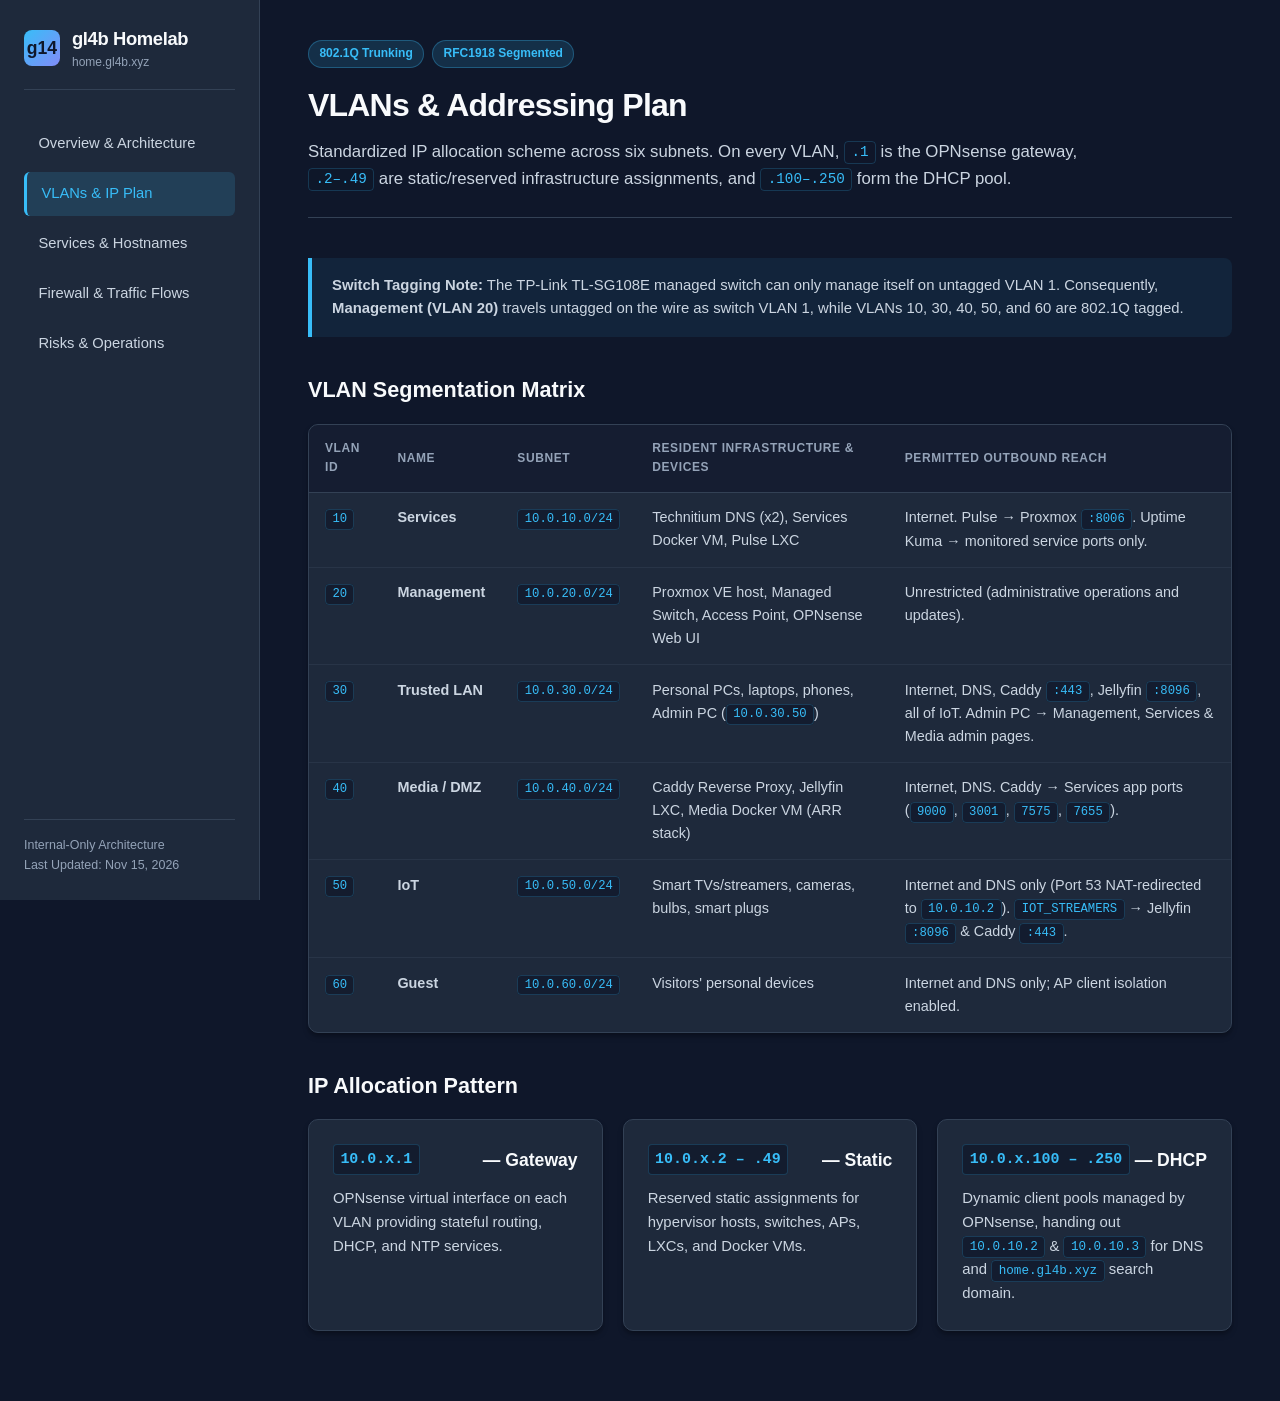
<file: network.html>
<!DOCTYPE html>
<html lang="en">
<head>
  <meta charset="UTF-8">
  <meta name="viewport" content="width=device-width, initial-scale=1.0">
  <title>VLANs & IP Plan | gl4b Homelab Docs</title>
  <link rel="stylesheet" href="assets/css/styles.css">

</head>
<body>
  <aside class="sidebar">
    <div class="brand">
      <div class="brand-icon">g14</div>
      <div class="brand-text">
        <h1>gl4b Homelab</h1>
        <span>home.gl4b.xyz</span>
      </div>
    </div>
    <ul class="nav-links">
      <li><a href="index.html" class="">Overview & Architecture</a></li>
      <li><a href="network.html" class="active">VLANs & IP Plan</a></li>
      <li><a href="services.html" class="">Services & Hostnames</a></li>
      <li><a href="firewall.html" class="">Firewall & Traffic Flows</a></li>
      <li><a href="operations.html" class="">Risks & Operations</a></li>
    </ul>
    <div class="sidebar-footer">
      <div>Internal-Only Architecture</div>
      <div>Last Updated: Nov 15, 2026</div>
    </div>
  </aside>
  <main class="main-content">
    <header class="page-header">
      <div class="badge-row">
        <span class="badge">802.1Q Trunking</span>
        <span class="badge">RFC1918 Segmented</span>
      </div>
      <h2>VLANs & Addressing Plan</h2>
      <p>Standardized IP allocation scheme across six subnets. On every VLAN, <code>.1</code> is the OPNsense gateway, <code>.2–.49</code> are static/reserved infrastructure assignments, and <code>.100–.250</code> form the DHCP pool.</p>
    </header>

    <div class="callout">
      <strong>Switch Tagging Note:</strong> The TP-Link TL-SG108E managed switch can only manage itself on untagged VLAN 1. Consequently, <strong>Management (VLAN 20)</strong> travels untagged on the wire as switch VLAN 1, while VLANs 10, 30, 40, 50, and 60 are 802.1Q tagged.
    </div>

    <h3 class="section-title">VLAN Segmentation Matrix</h3>
    <div class="table-container">
      <table>
        <thead>
          <tr>
            <th>VLAN ID</th>
            <th>Name</th>
            <th>Subnet</th>
            <th>Resident Infrastructure & Devices</th>
            <th>Permitted Outbound Reach</th>
          </tr>
        </thead>
        <tbody>
          <tr>
            <td><code>10</code></td>
            <td><strong>Services</strong></td>
            <td><code>10.0.10.0/24</code></td>
            <td>Technitium DNS (x2), Services Docker VM, Pulse LXC</td>
            <td>Internet. Pulse &rarr; Proxmox <code>:8006</code>. Uptime Kuma &rarr; monitored service ports only.</td>
          </tr>
          <tr>
            <td><code>20</code></td>
            <td><strong>Management</strong></td>
            <td><code>10.0.20.0/24</code></td>
            <td>Proxmox VE host, Managed Switch, Access Point, OPNsense Web UI</td>
            <td>Unrestricted (administrative operations and updates).</td>
          </tr>
          <tr>
            <td><code>30</code></td>
            <td><strong>Trusted LAN</strong></td>
            <td><code>10.0.30.0/24</code></td>
            <td>Personal PCs, laptops, phones, Admin PC (<code>10.0.30.50</code>)</td>
            <td>Internet, DNS, Caddy <code>:443</code>, Jellyfin <code>:8096</code>, all of IoT. Admin PC &rarr; Management, Services &amp; Media admin pages.</td>
          </tr>
          <tr>
            <td><code>40</code></td>
            <td><strong>Media / DMZ</strong></td>
            <td><code>10.0.40.0/24</code></td>
            <td>Caddy Reverse Proxy, Jellyfin LXC, Media Docker VM (ARR stack)</td>
            <td>Internet, DNS. Caddy &rarr; Services app ports (<code>9000</code>, <code>3001</code>, <code>7575</code>, <code>7655</code>).</td>
          </tr>
          <tr>
            <td><code>50</code></td>
            <td><strong>IoT</strong></td>
            <td><code>10.0.50.0/24</code></td>
            <td>Smart TVs/streamers, cameras, bulbs, smart plugs</td>
            <td>Internet and DNS only (Port 53 NAT-redirected to <code>10.0.10.2</code>). <code>IOT_STREAMERS</code> &rarr; Jellyfin <code>:8096</code> &amp; Caddy <code>:443</code>.</td>
          </tr>
          <tr>
            <td><code>60</code></td>
            <td><strong>Guest</strong></td>
            <td><code>10.0.60.0/24</code></td>
            <td>Visitors' personal devices</td>
            <td>Internet and DNS only; AP client isolation enabled.</td>
          </tr>
        </tbody>
      </table>
    </div>

    <h3 class="section-title">IP Allocation Pattern</h3>
    <div class="grid-3">
      <div class="card">
        <h3><code>10.0.x.1</code> — Gateway</h3>
        <p>OPNsense virtual interface on each VLAN providing stateful routing, DHCP, and NTP services.</p>
      </div>
      <div class="card">
        <h3><code>10.0.x.2 – .49</code> — Static</h3>
        <p>Reserved static assignments for hypervisor hosts, switches, APs, LXCs, and Docker VMs.</p>
      </div>
      <div class="card">
        <h3><code>10.0.x.100 – .250</code> — DHCP</h3>
        <p>Dynamic client pools managed by OPNsense, handing out <code>10.0.10.2</code> &amp; <code>10.0.10.3</code> for DNS and <code>home.gl4b.xyz</code> search domain.</p>
      </div>
    </div>

  </main>
  <script src="assets/js/script.js"></script>
</body>
</html>
</file>
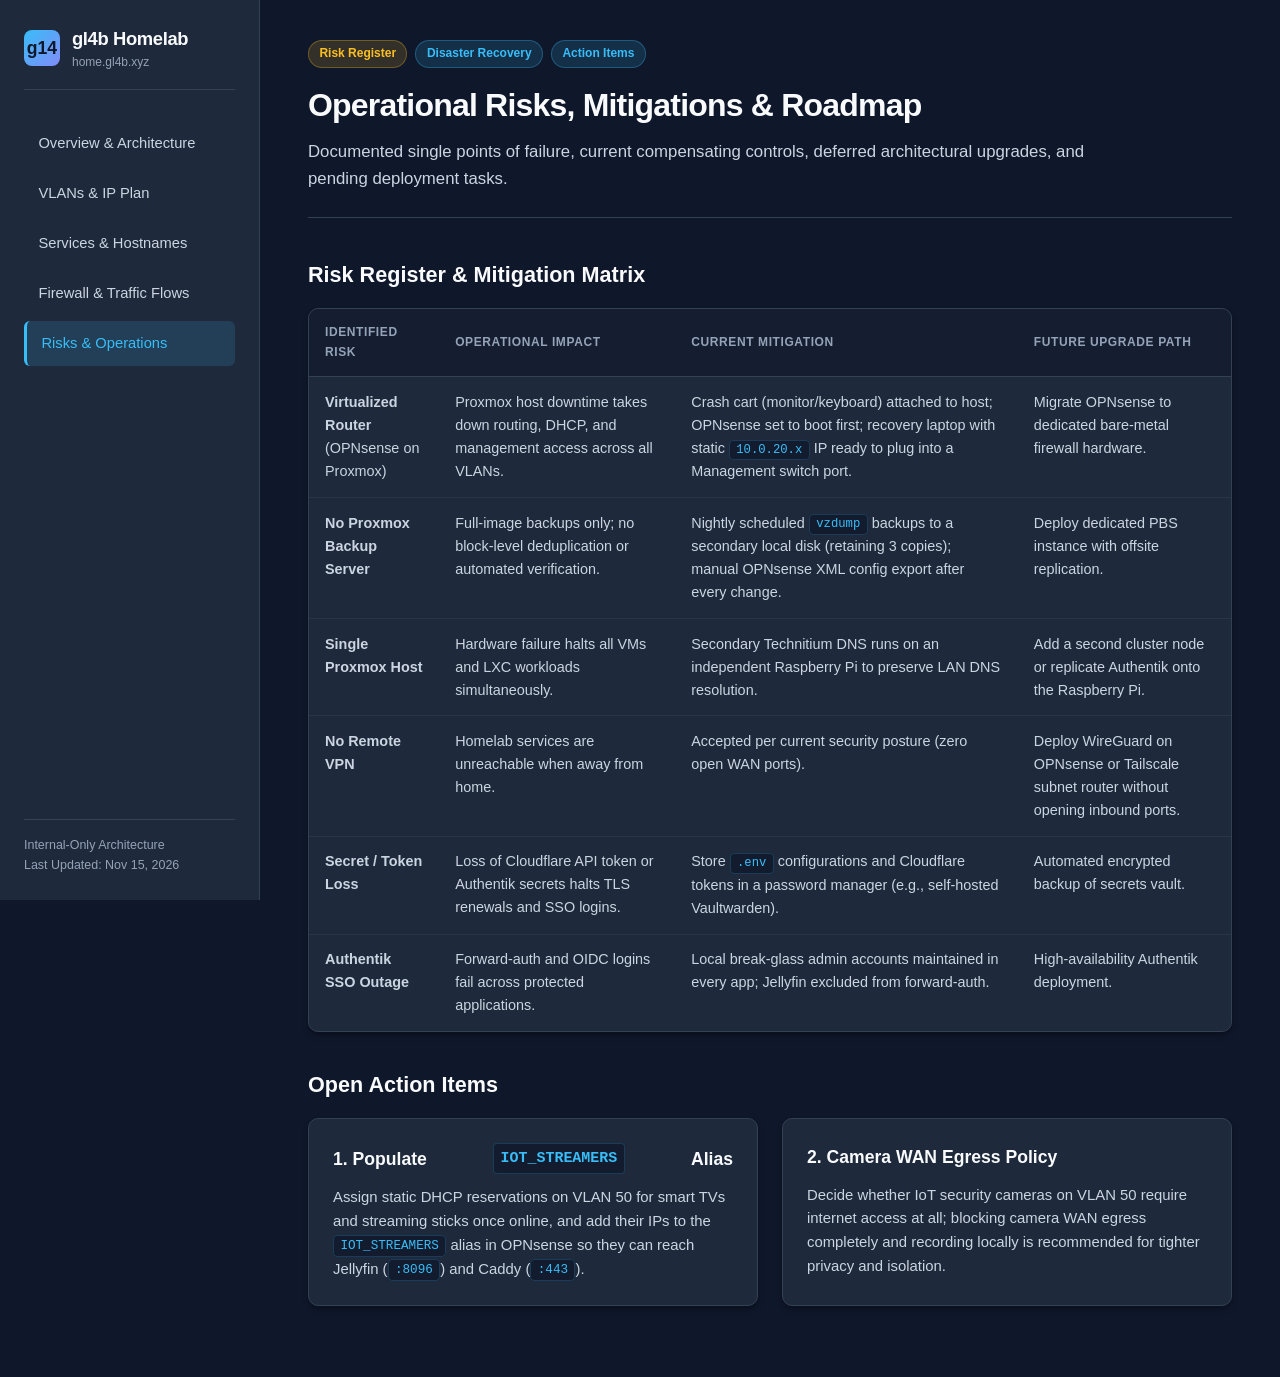
<file: operations.html>
<!DOCTYPE html>
<html lang="en">
<head>
  <meta charset="UTF-8">
  <meta name="viewport" content="width=device-width, initial-scale=1.0">
  <title>Risks & Operations | gl4b Homelab Docs</title>
  <link rel="stylesheet" href="assets/css/styles.css">

</head>
<body>
  <aside class="sidebar">
    <div class="brand">
      <div class="brand-icon">g14</div>
      <div class="brand-text">
        <h1>gl4b Homelab</h1>
        <span>home.gl4b.xyz</span>
      </div>
    </div>
    <ul class="nav-links">
      <li><a href="index.html" class="">Overview & Architecture</a></li>
      <li><a href="network.html" class="">VLANs & IP Plan</a></li>
      <li><a href="services.html" class="">Services & Hostnames</a></li>
      <li><a href="firewall.html" class="">Firewall & Traffic Flows</a></li>
      <li><a href="operations.html" class="active">Risks & Operations</a></li>
    </ul>
    <div class="sidebar-footer">
      <div>Internal-Only Architecture</div>
      <div>Last Updated: Nov 15, 2026</div>
    </div>
  </aside>
  <main class="main-content">
    <header class="page-header">
      <div class="badge-row">
        <span class="badge amber">Risk Register</span>
        <span class="badge">Disaster Recovery</span>
        <span class="badge">Action Items</span>
      </div>
      <h2>Operational Risks, Mitigations & Roadmap</h2>
      <p>Documented single points of failure, current compensating controls, deferred architectural upgrades, and pending deployment tasks.</p>
    </header>

    <h3 class="section-title">Risk Register & Mitigation Matrix</h3>
    <div class="table-container">
      <table>
        <thead>
          <tr>
            <th>Identified Risk</th>
            <th>Operational Impact</th>
            <th>Current Mitigation</th>
            <th>Future Upgrade Path</th>
          </tr>
        </thead>
        <tbody>
          <tr>
            <td><strong>Virtualized Router</strong><br>(OPNsense on Proxmox)</td>
            <td>Proxmox host downtime takes down routing, DHCP, and management access across all VLANs.</td>
            <td>Crash cart (monitor/keyboard) attached to host; OPNsense set to boot first; recovery laptop with static <code>10.0.20.x</code> IP ready to plug into a Management switch port.</td>
            <td>Migrate OPNsense to dedicated bare-metal firewall hardware.</td>
          </tr>
          <tr>
            <td><strong>No Proxmox Backup Server</strong></td>
            <td>Full-image backups only; no block-level deduplication or automated verification.</td>
            <td>Nightly scheduled <code>vzdump</code> backups to a secondary local disk (retaining 3 copies); manual OPNsense XML config export after every change.</td>
            <td>Deploy dedicated PBS instance with offsite replication.</td>
          </tr>
          <tr>
            <td><strong>Single Proxmox Host</strong></td>
            <td>Hardware failure halts all VMs and LXC workloads simultaneously.</td>
            <td>Secondary Technitium DNS runs on an independent Raspberry Pi to preserve LAN DNS resolution.</td>
            <td>Add a second cluster node or replicate Authentik onto the Raspberry Pi.</td>
          </tr>
          <tr>
            <td><strong>No Remote VPN</strong></td>
            <td>Homelab services are unreachable when away from home.</td>
            <td>Accepted per current security posture (zero open WAN ports).</td>
            <td>Deploy WireGuard on OPNsense or Tailscale subnet router without opening inbound ports.</td>
          </tr>
          <tr>
            <td><strong>Secret / Token Loss</strong></td>
            <td>Loss of Cloudflare API token or Authentik secrets halts TLS renewals and SSO logins.</td>
            <td>Store <code>.env</code> configurations and Cloudflare tokens in a password manager (e.g., self-hosted Vaultwarden).</td>
            <td>Automated encrypted backup of secrets vault.</td>
          </tr>
          <tr>
            <td><strong>Authentik SSO Outage</strong></td>
            <td>Forward-auth and OIDC logins fail across protected applications.</td>
            <td>Local break-glass admin accounts maintained in every app; Jellyfin excluded from forward-auth.</td>
            <td>High-availability Authentik deployment.</td>
          </tr>
        </tbody>
      </table>
    </div>

    <h3 class="section-title">Open Action Items</h3>
    <div class="grid-2">
      <div class="card">
        <h3>1. Populate <code>IOT_STREAMERS</code> Alias</h3>
        <p>Assign static DHCP reservations on VLAN 50 for smart TVs and streaming sticks once online, and add their IPs to the <code>IOT_STREAMERS</code> alias in OPNsense so they can reach Jellyfin (<code>:8096</code>) and Caddy (<code>:443</code>).</p>
      </div>
      <div class="card">
        <h3>2. Camera WAN Egress Policy</h3>
        <p>Decide whether IoT security cameras on VLAN 50 require internet access at all; blocking camera WAN egress completely and recording locally is recommended for tighter privacy and isolation.</p>
      </div>
    </div>

  </main>
  <script src="assets/js/script.js"></script>
</body>
</html>
</file>
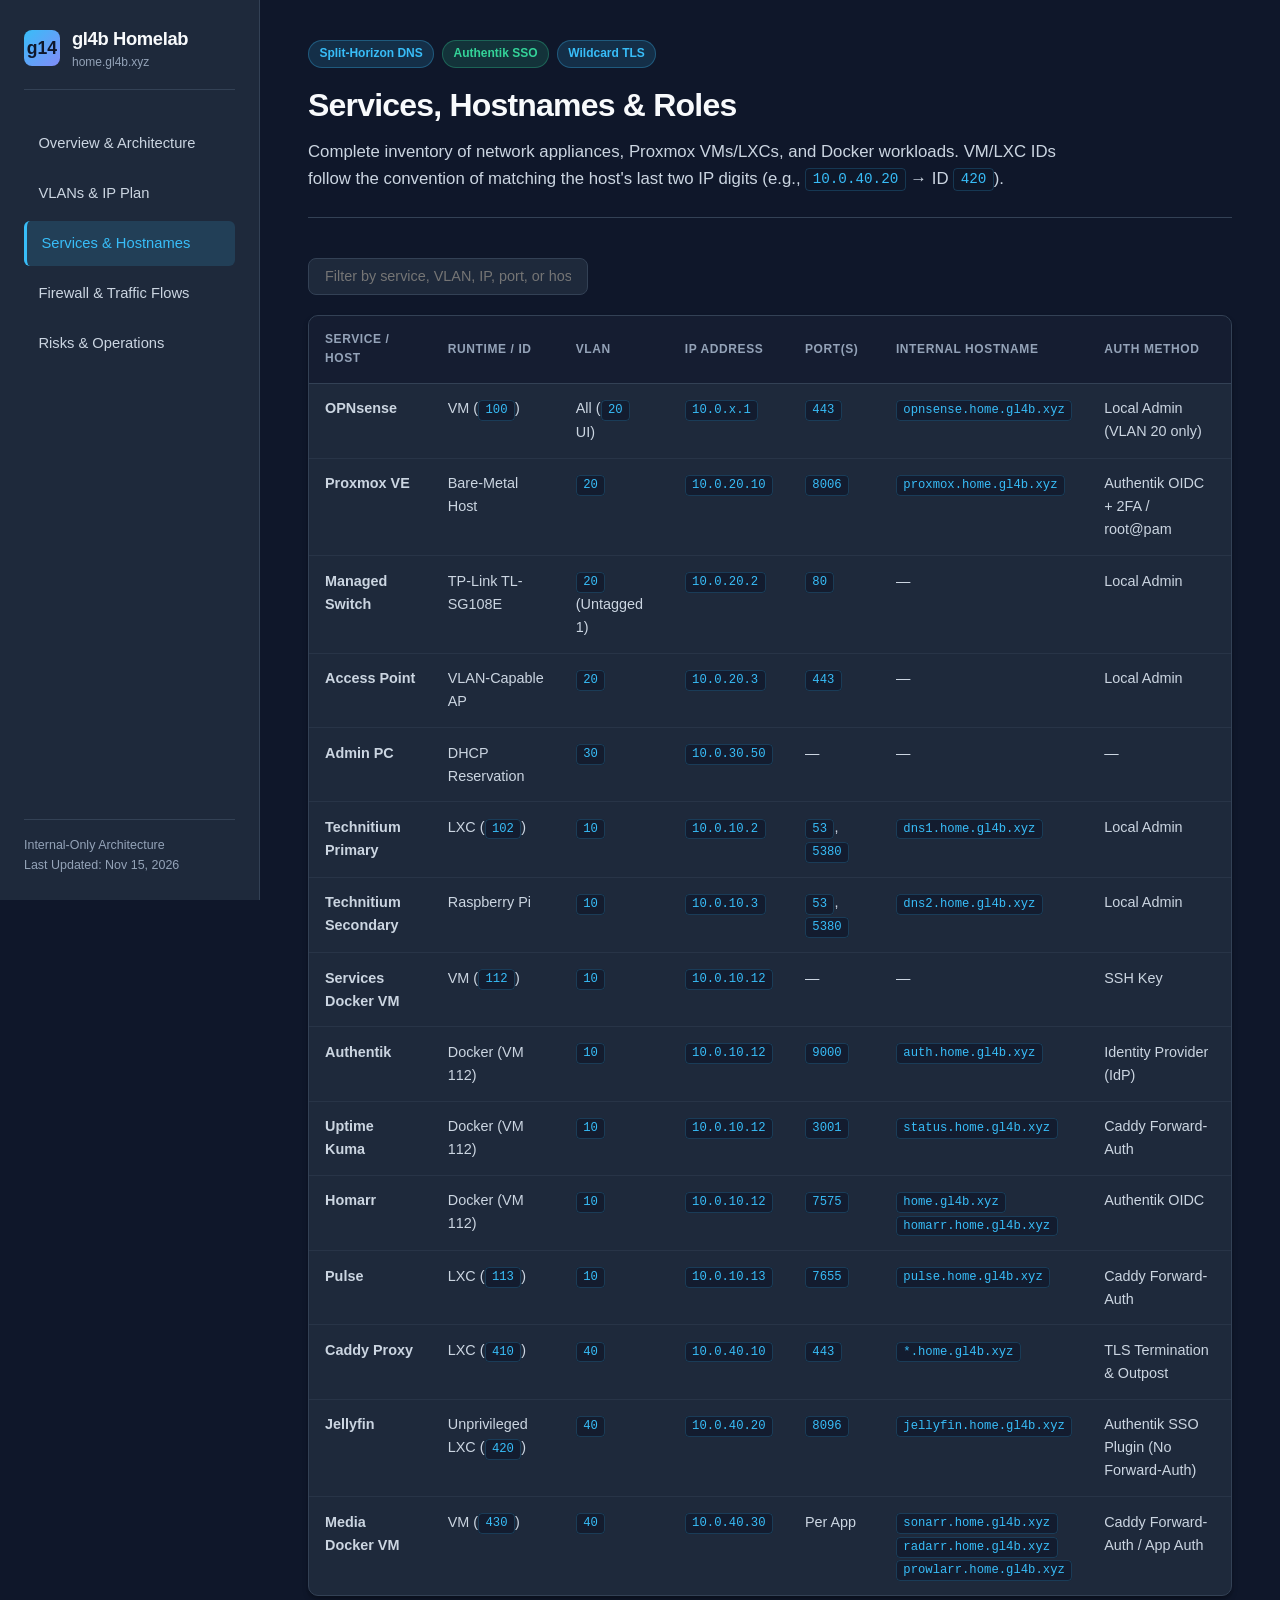
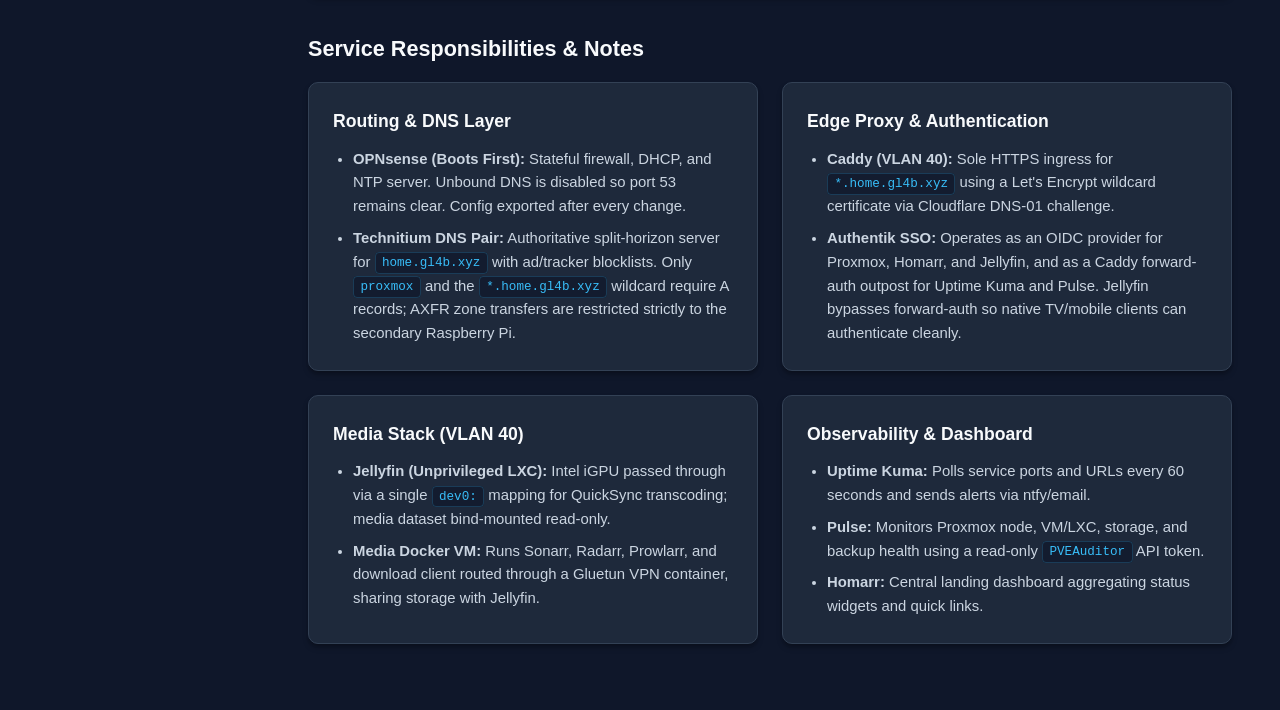
<file: services.html>
<!DOCTYPE html>
<html lang="en">
<head>
  <meta charset="UTF-8">
  <meta name="viewport" content="width=device-width, initial-scale=1.0">
  <title>Services & Hostnames | gl4b Homelab Docs</title>
  <link rel="stylesheet" href="assets/css/styles.css">

</head>
<body>
  <aside class="sidebar">
    <div class="brand">
      <div class="brand-icon">g14</div>
      <div class="brand-text">
        <h1>gl4b Homelab</h1>
        <span>home.gl4b.xyz</span>
      </div>
    </div>
    <ul class="nav-links">
      <li><a href="index.html" class="">Overview & Architecture</a></li>
      <li><a href="network.html" class="">VLANs & IP Plan</a></li>
      <li><a href="services.html" class="active">Services & Hostnames</a></li>
      <li><a href="firewall.html" class="">Firewall & Traffic Flows</a></li>
      <li><a href="operations.html" class="">Risks & Operations</a></li>
    </ul>
    <div class="sidebar-footer">
      <div>Internal-Only Architecture</div>
      <div>Last Updated: Nov 15, 2026</div>
    </div>
  </aside>
  <main class="main-content">
    <header class="page-header">
      <div class="badge-row">
        <span class="badge">Split-Horizon DNS</span>
        <span class="badge emerald">Authentik SSO</span>
        <span class="badge">Wildcard TLS</span>
      </div>
      <h2>Services, Hostnames & Roles</h2>
      <p>Complete inventory of network appliances, Proxmox VMs/LXCs, and Docker workloads. VM/LXC IDs follow the convention of matching the host's last two IP digits (e.g., <code>10.0.40.20</code> &rarr; ID <code>420</code>).</p>
    </header>

    <div class="filter-bar">
      <input type="text" class="search-input" data-table-filter="services-table" placeholder="Filter by service, VLAN, IP, port, or hostname...">
    </div>

    <div class="table-container">
      <table id="services-table">
        <thead>
          <tr>
            <th>Service / Host</th>
            <th>Runtime / ID</th>
            <th>VLAN</th>
            <th>IP Address</th>
            <th>Port(s)</th>
            <th>Internal Hostname</th>
            <th>Auth Method</th>
          </tr>
        </thead>
        <tbody>
          <tr>
            <td><strong>OPNsense</strong></td>
            <td>VM (<code>100</code>)</td>
            <td>All (<code>20</code> UI)</td>
            <td><code>10.0.x.1</code></td>
            <td><code>443</code></td>
            <td><code>opnsense.home.gl4b.xyz</code></td>
            <td>Local Admin (VLAN 20 only)</td>
          </tr>
          <tr>
            <td><strong>Proxmox VE</strong></td>
            <td>Bare-Metal Host</td>
            <td><code>20</code></td>
            <td><code>10.0.20.10</code></td>
            <td><code>8006</code></td>
            <td><code>proxmox.home.gl4b.xyz</code></td>
            <td>Authentik OIDC + 2FA / root@pam</td>
          </tr>
          <tr>
            <td><strong>Managed Switch</strong></td>
            <td>TP-Link TL-SG108E</td>
            <td><code>20</code> (Untagged 1)</td>
            <td><code>10.0.20.2</code></td>
            <td><code>80</code></td>
            <td>—</td>
            <td>Local Admin</td>
          </tr>
          <tr>
            <td><strong>Access Point</strong></td>
            <td>VLAN-Capable AP</td>
            <td><code>20</code></td>
            <td><code>10.0.20.3</code></td>
            <td><code>443</code></td>
            <td>—</td>
            <td>Local Admin</td>
          </tr>
          <tr>
            <td><strong>Admin PC</strong></td>
            <td>DHCP Reservation</td>
            <td><code>30</code></td>
            <td><code>10.0.30.50</code></td>
            <td>—</td>
            <td>—</td>
            <td>—</td>
          </tr>
          <tr>
            <td><strong>Technitium Primary</strong></td>
            <td>LXC (<code>102</code>)</td>
            <td><code>10</code></td>
            <td><code>10.0.10.2</code></td>
            <td><code>53</code>, <code>5380</code></td>
            <td><code>dns1.home.gl4b.xyz</code></td>
            <td>Local Admin</td>
          </tr>
          <tr>
            <td><strong>Technitium Secondary</strong></td>
            <td>Raspberry Pi</td>
            <td><code>10</code></td>
            <td><code>10.0.10.3</code></td>
            <td><code>53</code>, <code>5380</code></td>
            <td><code>dns2.home.gl4b.xyz</code></td>
            <td>Local Admin</td>
          </tr>
          <tr>
            <td><strong>Services Docker VM</strong></td>
            <td>VM (<code>112</code>)</td>
            <td><code>10</code></td>
            <td><code>10.0.10.12</code></td>
            <td>—</td>
            <td>—</td>
            <td>SSH Key</td>
          </tr>
          <tr>
            <td><strong>Authentik</strong></td>
            <td>Docker (VM 112)</td>
            <td><code>10</code></td>
            <td><code>10.0.10.12</code></td>
            <td><code>9000</code></td>
            <td><code>auth.home.gl4b.xyz</code></td>
            <td>Identity Provider (IdP)</td>
          </tr>
          <tr>
            <td><strong>Uptime Kuma</strong></td>
            <td>Docker (VM 112)</td>
            <td><code>10</code></td>
            <td><code>10.0.10.12</code></td>
            <td><code>3001</code></td>
            <td><code>status.home.gl4b.xyz</code></td>
            <td>Caddy Forward-Auth</td>
          </tr>
          <tr>
            <td><strong>Homarr</strong></td>
            <td>Docker (VM 112)</td>
            <td><code>10</code></td>
            <td><code>10.0.10.12</code></td>
            <td><code>7575</code></td>
            <td><code>home.gl4b.xyz</code><br><code>homarr.home.gl4b.xyz</code></td>
            <td>Authentik OIDC</td>
          </tr>
          <tr>
            <td><strong>Pulse</strong></td>
            <td>LXC (<code>113</code>)</td>
            <td><code>10</code></td>
            <td><code>10.0.10.13</code></td>
            <td><code>7655</code></td>
            <td><code>pulse.home.gl4b.xyz</code></td>
            <td>Caddy Forward-Auth</td>
          </tr>
          <tr>
            <td><strong>Caddy Proxy</strong></td>
            <td>LXC (<code>410</code>)</td>
            <td><code>40</code></td>
            <td><code>10.0.40.10</code></td>
            <td><code>443</code></td>
            <td><code>*.home.gl4b.xyz</code></td>
            <td>TLS Termination &amp; Outpost</td>
          </tr>
          <tr>
            <td><strong>Jellyfin</strong></td>
            <td>Unprivileged LXC (<code>420</code>)</td>
            <td><code>40</code></td>
            <td><code>10.0.40.20</code></td>
            <td><code>8096</code></td>
            <td><code>jellyfin.home.gl4b.xyz</code></td>
            <td>Authentik SSO Plugin (No Forward-Auth)</td>
          </tr>
          <tr>
            <td><strong>Media Docker VM</strong></td>
            <td>VM (<code>430</code>)</td>
            <td><code>40</code></td>
            <td><code>10.0.40.30</code></td>
            <td>Per App</td>
            <td><code>sonarr.home.gl4b.xyz</code><br><code>radarr.home.gl4b.xyz</code><br><code>prowlarr.home.gl4b.xyz</code></td>
            <td>Caddy Forward-Auth / App Auth</td>
          </tr>
        </tbody>
      </table>
    </div>

    <h3 class="section-title">Service Responsibilities & Notes</h3>
    <div class="grid-2">
      <div class="card">
        <h3>Routing & DNS Layer</h3>
        <ul>
          <li><strong>OPNsense (Boots First):</strong> Stateful firewall, DHCP, and NTP server. Unbound DNS is disabled so port 53 remains clear. Config exported after every change.</li>
          <li><strong>Technitium DNS Pair:</strong> Authoritative split-horizon server for <code>home.gl4b.xyz</code> with ad/tracker blocklists. Only <code>proxmox</code> and the <code>*.home.gl4b.xyz</code> wildcard require A records; AXFR zone transfers are restricted strictly to the secondary Raspberry Pi.</li>
        </ul>
      </div>
      <div class="card">
        <h3>Edge Proxy & Authentication</h3>
        <ul>
          <li><strong>Caddy (VLAN 40):</strong> Sole HTTPS ingress for <code>*.home.gl4b.xyz</code> using a Let's Encrypt wildcard certificate via Cloudflare DNS-01 challenge.</li>
          <li><strong>Authentik SSO:</strong> Operates as an OIDC provider for Proxmox, Homarr, and Jellyfin, and as a Caddy forward-auth outpost for Uptime Kuma and Pulse. Jellyfin bypasses forward-auth so native TV/mobile clients can authenticate cleanly.</li>
        </ul>
      </div>
      <div class="card">
        <h3>Media Stack (VLAN 40)</h3>
        <ul>
          <li><strong>Jellyfin (Unprivileged LXC):</strong> Intel iGPU passed through via a single <code>dev0:</code> mapping for QuickSync transcoding; media dataset bind-mounted read-only.</li>
          <li><strong>Media Docker VM:</strong> Runs Sonarr, Radarr, Prowlarr, and download client routed through a Gluetun VPN container, sharing storage with Jellyfin.</li>
        </ul>
      </div>
      <div class="card">
        <h3>Observability & Dashboard</h3>
        <ul>
          <li><strong>Uptime Kuma:</strong> Polls service ports and URLs every 60 seconds and sends alerts via ntfy/email.</li>
          <li><strong>Pulse:</strong> Monitors Proxmox node, VM/LXC, storage, and backup health using a read-only <code>PVEAuditor</code> API token.</li>
          <li><strong>Homarr:</strong> Central landing dashboard aggregating status widgets and quick links.</li>
        </ul>
      </div>
    </div>

  </main>
  <script src="assets/js/script.js"></script>
</body>
</html>
</file>
<file: assets/css/styles.css>
:root {
  --bg-primary: #0f172a;
  --bg-secondary: #1e293b;
  --bg-tertiary: #334155;
  --text-primary: #f8fafc;
  --text-secondary: #cbd5e1;
  --text-muted: #94a3b8;
  --accent-blue: #38bdf8;
  --accent-indigo: #818cf8;
  --accent-emerald: #34d399;
  --accent-amber: #fbbf24;
  --accent-rose: #fb7185;
  --border-color: #334155;
  --card-shadow: 0 4px 6px -1px rgba(0, 0, 0, 0.3), 0 2px 4px -2px rgba(0, 0, 0, 0.2);
}

* {
  box-sizing: border-box;
  margin: 0;
  padding: 0;
}

body {
  font-family: -apple-system, BlinkMacSystemFont, "Segoe UI", Roboto, Helvetica, Arial, sans-serif;
  background-color: var(--bg-primary);
  color: var(--text-primary);
  line-height: 1.6;
  display: flex;
  min-height: 100vh;
}

/* Sidebar Navigation */
.sidebar {
  width: 260px;
  background-color: var(--bg-secondary);
  border-right: 1px solid var(--border-color);
  padding: 1.5rem;
  position: fixed;
  height: 100vh;
  overflow-y: auto;
  display: flex;
  flex-direction: column;
}

.brand {
  display: flex;
  align-items: center;
  gap: 0.75rem;
  margin-bottom: 2rem;
  padding-bottom: 1rem;
  border-bottom: 1px solid var(--border-color);
}

.brand-icon {
  width: 36px;
  height: 36px;
  background: linear-gradient(135deg, var(--accent-blue), var(--accent-indigo));
  border-radius: 8px;
  display: flex;
  align-items: center;
  justify-content: center;
  font-weight: 700;
  color: #0f172a;
  font-size: 1.1rem;
}

.brand-text h1 {
  font-size: 1.15rem;
  font-weight: 700;
  letter-spacing: -0.02em;
}

.brand-text span {
  font-size: 0.75rem;
  color: var(--text-muted);
  display: block;
}

.nav-links {
  list-style: none;
  display: flex;
  flex-direction: column;
  gap: 0.35rem;
  flex-grow: 1;
}

.nav-links a {
  display: flex;
  align-items: center;
  gap: 0.75rem;
  padding: 0.65rem 0.9rem;
  border-radius: 6px;
  color: var(--text-secondary);
  text-decoration: none;
  font-size: 0.92rem;
  font-weight: 500;
  transition: all 0.15s ease;
}

.nav-links a:hover {
  background-color: rgba(56, 189, 248, 0.1);
  color: var(--text-primary);
}

.nav-links a.active {
  background-color: rgba(56, 189, 248, 0.15);
  color: var(--accent-blue);
  border-left: 3px solid var(--accent-blue);
}

.sidebar-footer {
  margin-top: 2rem;
  padding-top: 1rem;
  border-top: 1px solid var(--border-color);
  font-size: 0.78rem;
  color: var(--text-muted);
}

/* Main Content */
.main-content {
  margin-left: 260px;
  flex-grow: 1;
  padding: 2.5rem 3rem;
  max-width: 1200px;
}

header.page-header {
  margin-bottom: 2.5rem;
  border-bottom: 1px solid var(--border-color);
  padding-bottom: 1.5rem;
}

.badge-row {
  display: flex;
  flex-wrap: wrap;
  gap: 0.5rem;
  margin-bottom: 0.75rem;
}

.badge {
  display: inline-flex;
  align-items: center;
  padding: 0.2rem 0.65rem;
  border-radius: 9999px;
  font-size: 0.75rem;
  font-weight: 600;
  background-color: rgba(56, 189, 248, 0.15);
  color: var(--accent-blue);
  border: 1px solid rgba(56, 189, 248, 0.3);
}

.badge.emerald {
  background-color: rgba(52, 211, 153, 0.15);
  color: var(--accent-emerald);
  border-color: rgba(52, 211, 153, 0.3);
}

.badge.amber {
  background-color: rgba(251, 191, 36, 0.15);
  color: var(--accent-amber);
  border-color: rgba(251, 191, 36, 0.3);
}

.badge.rose {
  background-color: rgba(251, 113, 133, 0.15);
  color: var(--accent-rose);
  border-color: rgba(251, 113, 133, 0.3);
}

header.page-header h2 {
  font-size: 2rem;
  font-weight: 700;
  letter-spacing: -0.025em;
  margin-bottom: 0.5rem;
}

header.page-header p {
  color: var(--text-secondary);
  font-size: 1.05rem;
  max-width: 780px;
}

/* Cards & Grids */
.grid-2 {
  display: grid;
  grid-template-columns: repeat(auto-fit, minmax(340px, 1fr));
  gap: 1.5rem;
  margin-bottom: 2rem;
}

.grid-3 {
  display: grid;
  grid-template-columns: repeat(auto-fit, minmax(280px, 1fr));
  gap: 1.25rem;
  margin-bottom: 2rem;
}

.card {
  background-color: var(--bg-secondary);
  border: 1px solid var(--border-color);
  border-radius: 10px;
  padding: 1.5rem;
  box-shadow: var(--card-shadow);
}

.card h3 {
  font-size: 1.1rem;
  font-weight: 600;
  margin-bottom: 0.75rem;
  color: var(--text-primary);
  display: flex;
  align-items: center;
  justify-content: space-between;
}

.card p, .card li {
  color: var(--text-secondary);
  font-size: 0.93rem;
}

.card ul {
  padding-left: 1.25rem;
  display: flex;
  flex-direction: column;
  gap: 0.5rem;
}

/* Section Headings */
.section-title {
  font-size: 1.35rem;
  font-weight: 600;
  margin: 2.25rem 0 1rem;
  color: var(--text-primary);
  display: flex;
  align-items: center;
  gap: 0.5rem;
}

/* Tables */
.table-container {
  overflow-x: auto;
  background-color: var(--bg-secondary);
  border: 1px solid var(--border-color);
  border-radius: 10px;
  margin-bottom: 2rem;
  box-shadow: var(--card-shadow);
}

table {
  width: 100%;
  border-collapse: collapse;
  text-align: left;
  font-size: 0.9rem;
}

th {
  background-color: rgba(15, 23, 42, 0.6);
  color: var(--text-muted);
  font-weight: 600;
  text-transform: uppercase;
  font-size: 0.75rem;
  letter-spacing: 0.05em;
  padding: 0.9rem 1rem;
  border-bottom: 1px solid var(--border-color);
}

td {
  padding: 0.85rem 1rem;
  border-bottom: 1px solid rgba(51, 65, 85, 0.5);
  color: var(--text-secondary);
  vertical-align: top;
}

tr:last-child td {
  border-bottom: none;
}

tr:hover td {
  background-color: rgba(255, 255, 255, 0.02);
}

code {
  font-family: ui-monospace, SFMono-Regular, Menlo, Monaco, Consolas, monospace;
  background-color: rgba(15, 23, 42, 0.7);
  padding: 0.15rem 0.4rem;
  border-radius: 4px;
  font-size: 0.85em;
  color: var(--accent-blue);
  border: 1px solid rgba(56, 189, 248, 0.2);
}

/* Search / Filter Bar */
.filter-bar {
  display: flex;
  gap: 1rem;
  margin-bottom: 1.25rem;
  flex-wrap: wrap;
}

.search-input {
  background-color: var(--bg-secondary);
  border: 1px solid var(--border-color);
  color: var(--text-primary);
  padding: 0.6rem 1rem;
  border-radius: 8px;
  font-size: 0.9rem;
  min-width: 280px;
  outline: none;
}

.search-input:focus {
  border-color: var(--accent-blue);
}

/* Diagram Box */
.diagram-box {
  background-color: var(--bg-secondary);
  border: 1px solid var(--border-color);
  border-radius: 10px;
  padding: 1.5rem;
  margin-bottom: 2rem;
  overflow-x: auto;
}

.mermaid {
  display: flex;
  justify-content: center;
}

/* Callouts */
.callout {
  background-color: rgba(56, 189, 248, 0.08);
  border-left: 4px solid var(--accent-blue);
  padding: 1rem 1.25rem;
  border-radius: 0 8px 8px 0;
  margin-bottom: 1.5rem;
  font-size: 0.93rem;
  color: var(--text-secondary);
}

.callout.warning {
  background-color: rgba(251, 191, 36, 0.08);
  border-left-color: var(--accent-amber);
}

/* Responsive */
@media (max-width: 860px) {
  body {
    flex-direction: column;
  }
  .sidebar {
    width: 100%;
    height: auto;
    position: static;
    border-right: none;
    border-bottom: 1px solid var(--border-color);
  }
  .nav-links {
    flex-direction: row;
    flex-wrap: wrap;
  }
  .main-content {
    margin-left: 0;
    padding: 1.5rem;
  }
}
</file>
